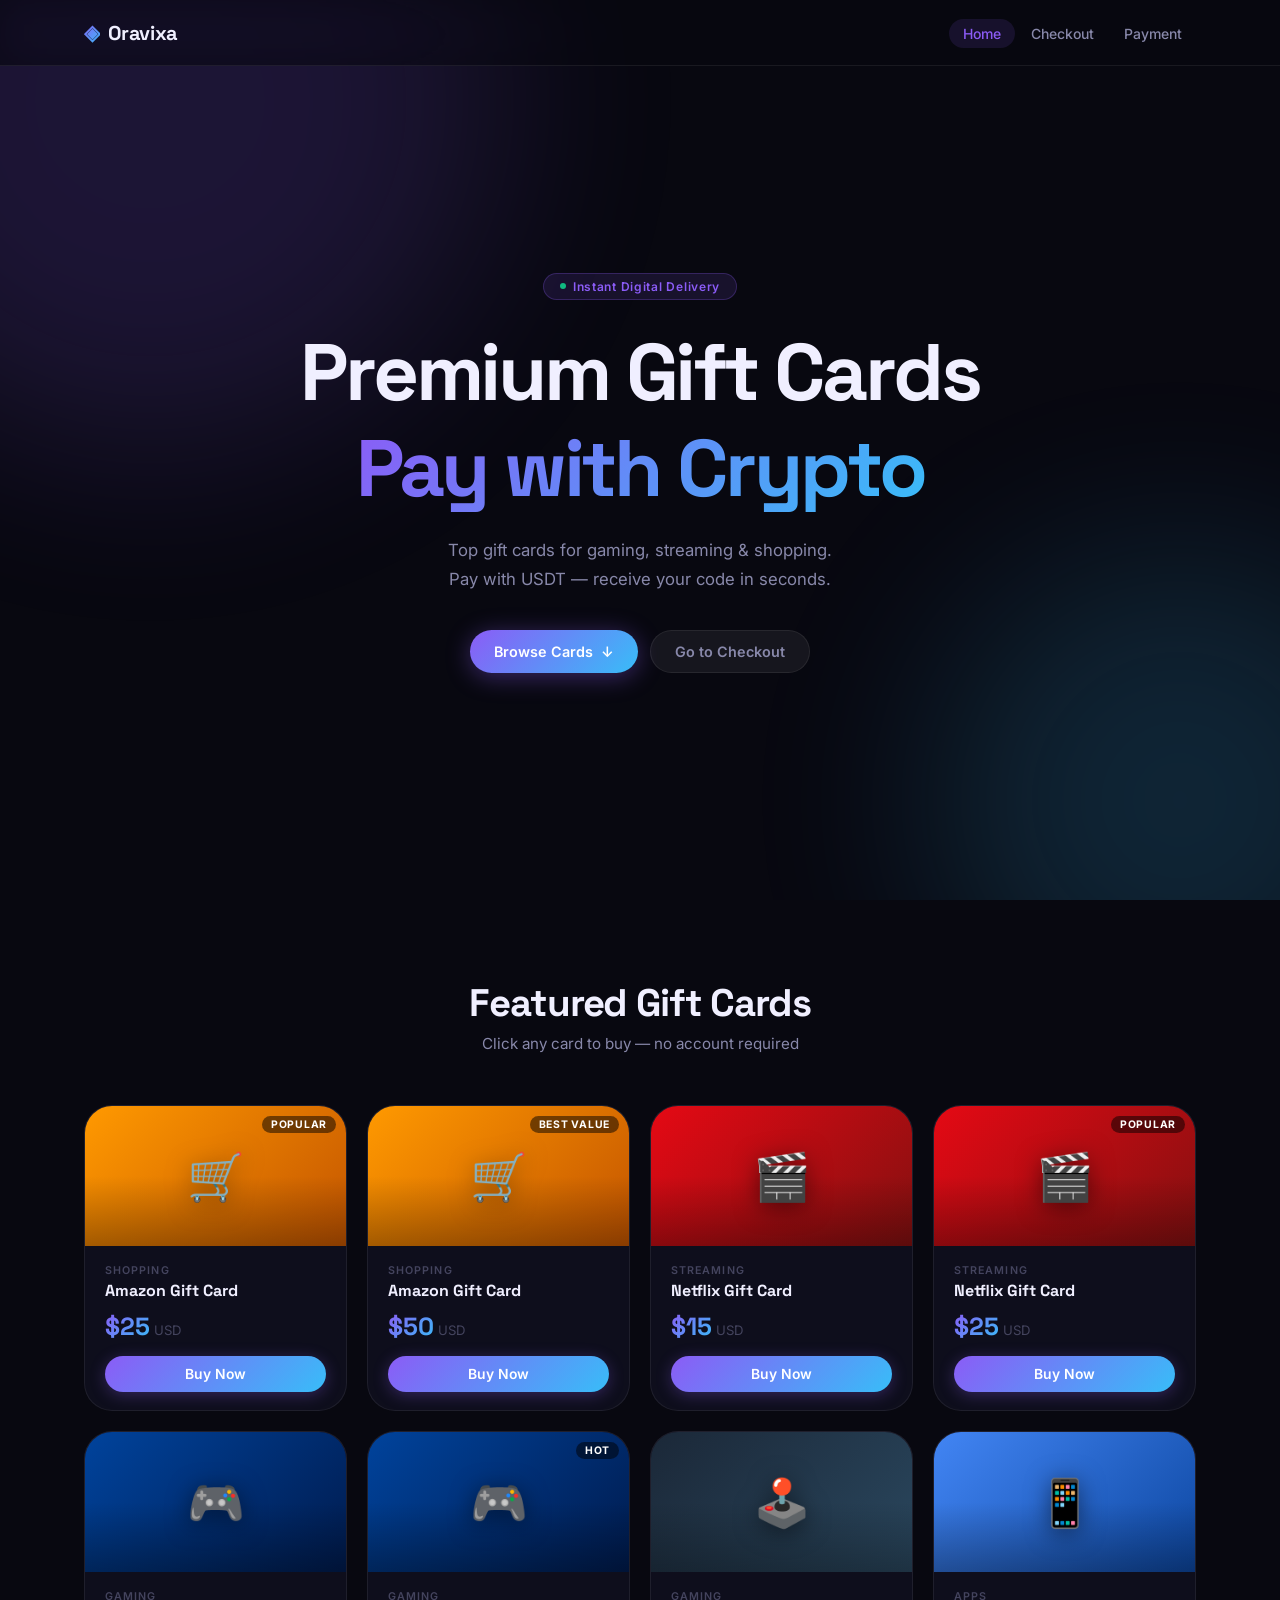
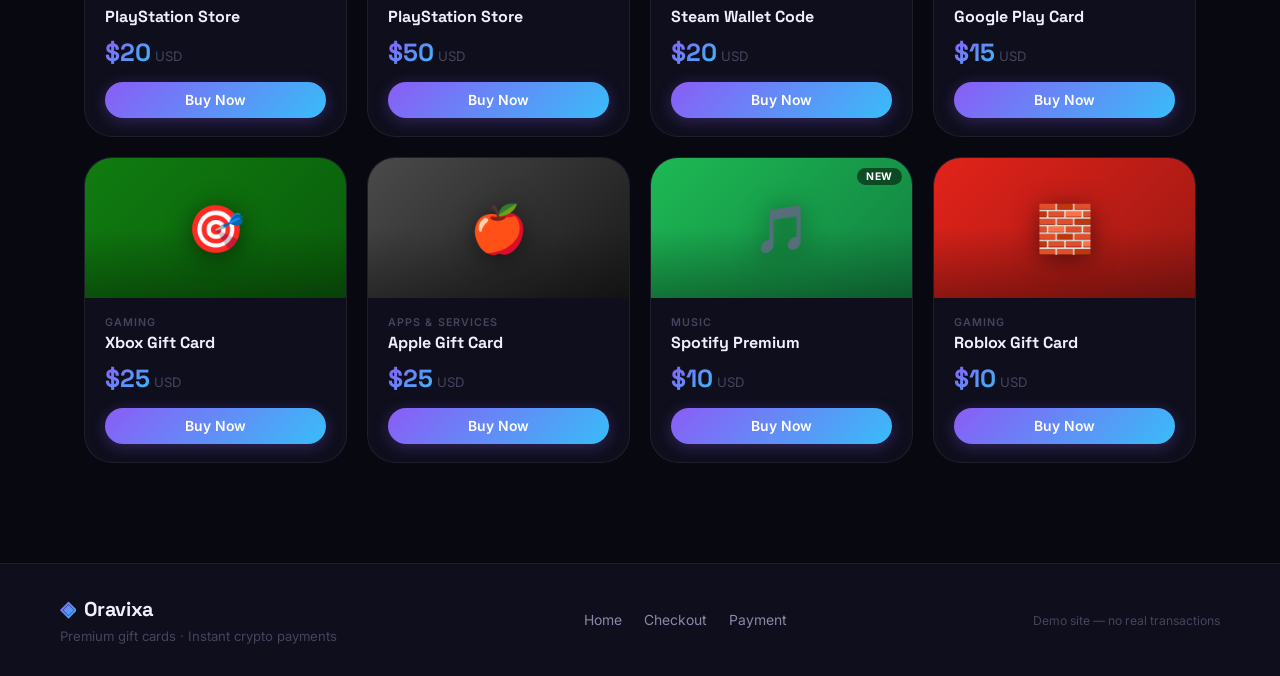
<file: index.html>
<!DOCTYPE html>
<html lang="en">
<head>
  <meta charset="UTF-8">
  <meta name="viewport" content="width=device-width, initial-scale=1.0">
  <meta name="description" content="Oravixa — Premium digital gift cards paid with USDT. Instant delivery.">
  <title>Oravixa — Premium Gift Cards</title>
  <link rel="stylesheet" href="style.css">
</head>
<body>

  <!-- Navbar -->
  <nav class="nav" id="nav">
    <div class="nav__inner">
      <a href="index.html" class="nav__logo">
        <span class="nav__gem">◈</span>Oravixa
      </a>
      <ul class="nav__links" id="navLinks">
        <li><a href="index.html"    class="nav__link active">Home</a></li>
        <li><a href="checkout.html" class="nav__link">Checkout</a></li>
        <li><a href="payment.html"  class="nav__link">Payment</a></li>
      </ul>
      <button class="nav__ham" id="ham" aria-label="Menu">
        <span></span><span></span><span></span>
      </button>
    </div>
  </nav>

  <main>

    <!-- Hero -->
    <section class="hero">
      <div class="hero__orbs">
        <div class="orb orb--a"></div>
        <div class="orb orb--b"></div>
      </div>

      <div class="hero__body">
        <div class="hero__pill">
          <span class="hero__dot"></span>
          Instant Digital Delivery
        </div>

        <h1 class="hero__h1">
          Premium Gift Cards<br>
          <span class="g">Pay with Crypto</span>
        </h1>

        <p class="hero__sub">
          Top gift cards for gaming, streaming &amp; shopping.<br>
          Pay with USDT — receive your code in seconds.
        </p>

        <div class="hero__cta">
          <a href="#products" class="btn btn--primary">
            Browse Cards <span class="arr">↓</span>
          </a>
          <a href="checkout.html" class="btn btn--ghost">Go to Checkout</a>
        </div>
      </div>
    </section>

    <!-- Products -->
    <section class="products" id="products">
      <div class="wrap">
        <div class="section__head">
          <h2 class="section__title">Featured Gift Cards</h2>
          <p class="section__sub">Click any card to buy — no account required</p>
        </div>
        <div class="grid" id="grid"></div>
      </div>
    </section>

  </main>

  <!-- Footer -->
  <footer class="footer">
    <div class="footer__inner">
      <div class="footer__brand">
        <a href="index.html" class="nav__logo">
          <span class="nav__gem">◈</span>Oravixa
        </a>
        <p>Premium gift cards · Instant crypto payments</p>
      </div>
      <div class="footer__links">
        <a href="index.html">Home</a>
        <a href="checkout.html">Checkout</a>
        <a href="payment.html">Payment</a>
      </div>
      <p class="footer__note">Demo site — no real transactions</p>
    </div>
  </footer>

  <script src="script.js"></script>
</body>
</html>
</file>
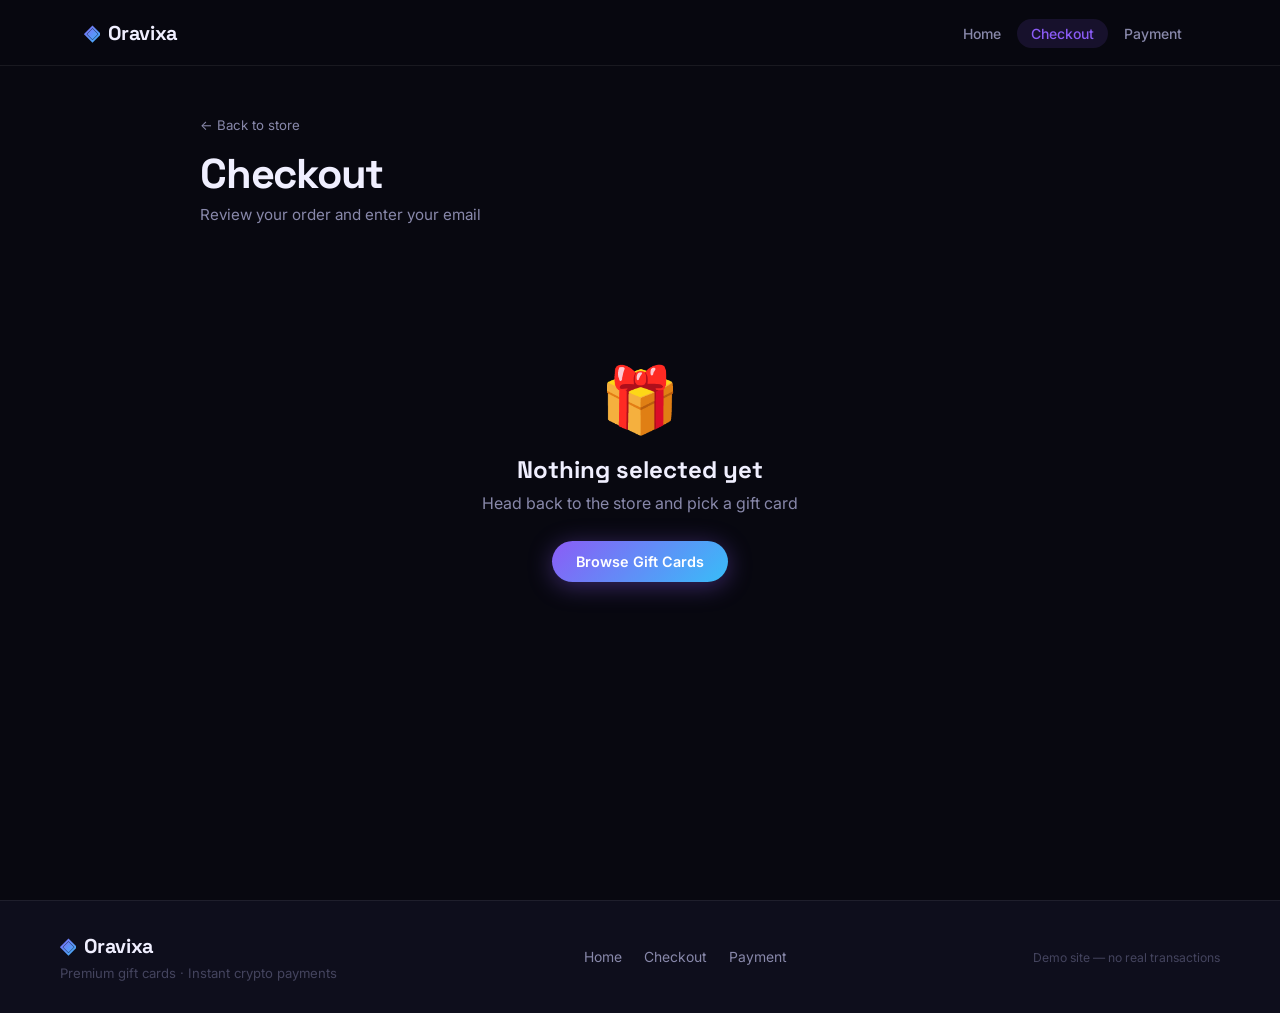
<file: checkout.html>
<!DOCTYPE html>
<html lang="en">
<head>
  <meta charset="UTF-8">
  <meta name="viewport" content="width=device-width, initial-scale=1.0">
  <title>Oravixa — Checkout</title>
  <link rel="stylesheet" href="style.css">
</head>
<body>

  <!-- Navbar -->
  <nav class="nav" id="nav">
    <div class="nav__inner">
      <a href="index.html" class="nav__logo">
        <span class="nav__gem">◈</span>Oravixa
      </a>
      <ul class="nav__links" id="navLinks">
        <li><a href="index.html"    class="nav__link">Home</a></li>
        <li><a href="checkout.html" class="nav__link active">Checkout</a></li>
        <li><a href="payment.html"  class="nav__link">Payment</a></li>
      </ul>
      <button class="nav__ham" id="ham" aria-label="Menu">
        <span></span><span></span><span></span>
      </button>
    </div>
  </nav>

  <main class="page">
    <div class="page__box">

      <a href="index.html" class="back">← Back to store</a>
      <h1 class="page__title">Checkout</h1>
      <p class="page__sub">Review your order and enter your email</p>

      <!-- Two-column layout — hidden if no product -->
      <div class="co__grid" id="coGrid">

        <!-- Order summary (populated by JS) -->
        <div class="panel" id="summary"></div>

        <!-- Form -->
        <div class="panel">
          <p class="panel__h">Your Details</p>
          <form id="form" novalidate>
            <div class="fg">
              <label for="email">Email Address</label>
              <input
                type="email" id="email" name="email"
                placeholder="you@example.com"
                required autocomplete="email"
              >
              <span class="ferr" id="emailErr"></span>
            </div>
            <button type="submit" class="btn btn--primary btn--full btn--lg">
              Proceed to Payment <span class="arr">→</span>
            </button>
          </form>
          <p class="fnote">Your gift card code will be sent to this address</p>
        </div>

      </div>

      <!-- Empty state -->
      <div class="empty" id="empty" style="display:none">
        <div class="empty__ico">🎁</div>
        <h3>Nothing selected yet</h3>
        <p>Head back to the store and pick a gift card</p>
        <a href="index.html" class="btn btn--primary">Browse Gift Cards</a>
      </div>

    </div>
  </main>

  <!-- Footer -->
  <footer class="footer">
    <div class="footer__inner">
      <div class="footer__brand">
        <a href="index.html" class="nav__logo">
          <span class="nav__gem">◈</span>Oravixa
        </a>
        <p>Premium gift cards · Instant crypto payments</p>
      </div>
      <div class="footer__links">
        <a href="index.html">Home</a>
        <a href="checkout.html">Checkout</a>
        <a href="payment.html">Payment</a>
      </div>
      <p class="footer__note">Demo site — no real transactions</p>
    </div>
  </footer>

  <script src="script.js"></script>
</body>
</html>
</file>
<file: style.css>
/* ================================================================
   ORAVIXA  ·  style.css
   ================================================================ */

@import url('https://fonts.googleapis.com/css2?family=Inter:wght@400;500;600&family=Space+Grotesk:wght@600;700&display=swap');

/* ── Variables ───────────────────────────────────────────────── */
:root {
  --bg:       #080810;
  --surface:  #0e0e1c;
  --surface2: #131328;
  --border:   rgba(255,255,255,.07);
  --border-h: rgba(139,92,246,.45);

  --p1: #8B5CF6;
  --p2: #38BDF8;
  --grad: linear-gradient(135deg, var(--p1), var(--p2));
  --grad-soft: linear-gradient(135deg, rgba(139,92,246,.13), rgba(56,189,248,.13));

  --txt:  #f0efff;
  --txt2: #8888aa;
  --txt3: #44445e;

  --green: #10b981;
  --red:   #f43f5e;
  --warn:  #f59e0b;

  --r:  12px;
  --r2: 20px;
  --r3: 28px;
  --pill: 999px;

  --nav: 66px;
  --ease: cubic-bezier(.4,0,.2,1);
}

/* ── Reset ───────────────────────────────────────────────────── */
*, *::before, *::after { box-sizing: border-box; margin: 0; padding: 0; }
html { scroll-behavior: smooth; }
body {
  font-family: 'Inter', system-ui, sans-serif;
  background: var(--bg);
  color: var(--txt);
  min-height: 100vh;
  overflow-x: hidden;
  -webkit-font-smoothing: antialiased;
  animation: pageIn .3s var(--ease) both;
}
img { display: block; max-width: 100%; }
a { text-decoration: none; color: inherit; }
ul { list-style: none; }
button { font-family: inherit; cursor: pointer; border: none; background: none; }
h1,h2,h3 { font-family: 'Space Grotesk', sans-serif; font-weight: 700; line-height: 1.2; }

.wrap { max-width: 1160px; margin: 0 auto; padding: 0 24px; }

/* ── Navbar ──────────────────────────────────────────────────── */
.nav {
  position: fixed; inset: 0 0 auto;
  height: var(--nav);
  z-index: 100;
  background: rgba(8,8,16,.7);
  backdrop-filter: blur(20px);
  -webkit-backdrop-filter: blur(20px);
  border-bottom: 1px solid var(--border);
  transition: background .3s var(--ease), box-shadow .3s var(--ease);
}
.nav.scrolled { background: rgba(8,8,16,.95); box-shadow: 0 4px 40px rgba(0,0,0,.5); }

.nav__inner {
  max-width: 1160px; margin: 0 auto; padding: 0 24px;
  height: 100%; display: flex; align-items: center;
}

.nav__logo {
  display: flex; align-items: center; gap: 8px;
  font-family: 'Space Grotesk', sans-serif;
  font-size: 1.25rem; font-weight: 700; letter-spacing: -.02em;
  flex-shrink: 0;
  transition: opacity .2s;
}
.nav__logo:hover { opacity: .8; }
.nav__gem {
  font-size: 1.3rem;
  background: var(--grad);
  -webkit-background-clip: text; -webkit-text-fill-color: transparent;
  background-clip: text;
}

.nav__links {
  display: flex; align-items: center; gap: 2px;
  margin-left: auto;
}
.nav__link {
  padding: 6px 14px; border-radius: var(--pill);
  font-size: .875rem; font-weight: 500; color: var(--txt2);
  transition: color .15s, background .15s;
}
.nav__link:hover  { color: var(--txt); background: rgba(255,255,255,.05); }
.nav__link.active { color: var(--p1); background: rgba(139,92,246,.12); }

/* hamburger */
.nav__ham {
  display: none; flex-direction: column; gap: 5px;
  margin-left: auto; padding: 8px; border-radius: var(--r);
  transition: background .15s;
}
.nav__ham:hover { background: rgba(255,255,255,.05); }
.nav__ham span {
  display: block; width: 20px; height: 2px;
  background: var(--txt2); border-radius: 2px;
  transition: transform .3s var(--ease), opacity .3s;
}
.nav__ham.open span:nth-child(1) { transform: translateY(7px) rotate(45deg); }
.nav__ham.open span:nth-child(2) { opacity: 0; }
.nav__ham.open span:nth-child(3) { transform: translateY(-7px) rotate(-45deg); }

/* ── Hero ────────────────────────────────────────────────────── */
.hero {
  position: relative; overflow: hidden;
  min-height: 100vh;
  display: flex; align-items: center; justify-content: center;
  text-align: center;
  padding: calc(var(--nav) + 60px) 24px 80px;
}

.hero__orbs { position: absolute; inset: 0; pointer-events: none; }
.orb {
  position: absolute; border-radius: 50%;
  filter: blur(100px); opacity: .16;
}
.orb--a { width: 700px; height: 700px; background: var(--p1); top: -250px; left: -200px; animation: drift 10s ease-in-out infinite alternate; }
.orb--b { width: 500px; height: 500px; background: var(--p2); bottom: -150px; right: -150px; animation: drift 13s ease-in-out infinite alternate-reverse; }

@keyframes drift { from { transform: translate(0,0); } to { transform: translate(30px,22px); } }

.hero__body { position: relative; max-width: 680px; }

.hero__pill {
  display: inline-flex; align-items: center; gap: 7px;
  padding: 5px 16px; margin-bottom: 24px;
  background: rgba(139,92,246,.12);
  border: 1px solid rgba(139,92,246,.25);
  border-radius: var(--pill);
  font-size: .75rem; font-weight: 600; letter-spacing: .06em; color: var(--p1);
  animation: up .6s var(--ease) both;
}
.hero__dot {
  width: 6px; height: 6px; border-radius: 50%; background: var(--green);
  animation: pulse 2s ease infinite;
}
@keyframes pulse { 0%,100%{opacity:1;transform:scale(1)} 50%{opacity:.4;transform:scale(1.7)} }

.hero__h1 {
  font-size: clamp(2.6rem, 6.5vw, 5rem);
  letter-spacing: -.04em; margin-bottom: 20px;
  animation: up .6s var(--ease) .1s both;
}
.hero__h1 .g { background: var(--grad); -webkit-background-clip: text; -webkit-text-fill-color: transparent; background-clip: text; }

.hero__sub {
  font-size: 1.05rem; color: var(--txt2); line-height: 1.75;
  margin-bottom: 36px;
  animation: up .6s var(--ease) .2s both;
}

.hero__cta {
  display: flex; gap: 12px; justify-content: center;
  animation: up .6s var(--ease) .3s both;
}

/* ── Buttons ─────────────────────────────────────────────────── */
.btn {
  display: inline-flex; align-items: center; gap: 8px;
  padding: 12px 24px; border-radius: var(--pill);
  font-size: .9rem; font-weight: 600; transition: transform .15s, box-shadow .2s, background .15s;
  cursor: pointer; border: none; white-space: nowrap;
}
.btn--primary {
  background: var(--grad); color: #fff;
  box-shadow: 0 4px 24px rgba(139,92,246,.38);
}
.btn--primary:hover { transform: translateY(-2px); box-shadow: 0 8px 36px rgba(139,92,246,.55); }
.btn--primary:active { transform: none; }
.btn--ghost {
  background: rgba(255,255,255,.06); color: var(--txt2);
  border: 1px solid var(--border);
}
.btn--ghost:hover { background: rgba(255,255,255,.1); color: var(--txt); }
.btn--full { width: 100%; justify-content: center; }
.btn--lg   { padding: 15px 28px; font-size: .95rem; }
.arr { transition: transform .15s; }
.btn--primary:hover .arr { transform: translateX(4px); }

/* ── Products ────────────────────────────────────────────────── */
.products { padding: 80px 0 100px; }

.section__head { text-align: center; margin-bottom: 52px; }
.section__title { font-size: clamp(1.7rem,4vw,2.4rem); letter-spacing: -.03em; margin-bottom: 8px; }
.section__sub   { font-size: .95rem; color: var(--txt2); }

.grid {
  display: grid;
  grid-template-columns: repeat(auto-fill, minmax(245px, 1fr));
  gap: 20px;
}

/* ── Card ────────────────────────────────────────────────────── */
.card {
  background: var(--surface);
  border: 1px solid var(--border);
  border-radius: var(--r3);
  overflow: hidden;
  cursor: pointer;
  position: relative;
  transform-style: preserve-3d;
  will-change: transform;
  transition: border-color .3s, box-shadow .3s;
}
.card::before {
  content: ''; position: absolute; inset: 0;
  border-radius: var(--r3);
  background: var(--grad-soft);
  opacity: 0; pointer-events: none;
  transition: opacity .3s;
}
.card:hover { border-color: var(--border-h); box-shadow: 0 20px 60px rgba(0,0,0,.6), 0 0 28px rgba(139,92,246,.18); }
.card:hover::before { opacity: 1; }

.card__vis {
  height: 140px; position: relative;
  display: flex; align-items: center; justify-content: center;
  overflow: hidden;
}
.card__vis::after {
  content: ''; position: absolute; inset: 0;
  background: linear-gradient(to bottom, rgba(0,0,0,0) 50%, rgba(0,0,0,.3));
}
.card__emoji {
  font-size: 2.9rem; position: relative; z-index: 1;
  filter: drop-shadow(0 4px 12px rgba(0,0,0,.5));
  transition: transform .3s var(--ease);
}
.card:hover .card__emoji { transform: scale(1.14) translateY(-3px); }

.card__tag {
  position: absolute; top: 10px; right: 10px; z-index: 2;
  padding: 2px 9px;
  background: rgba(0,0,0,.5); backdrop-filter: blur(6px);
  border-radius: var(--pill);
  font-size: .65rem; font-weight: 700; letter-spacing: .07em;
  color: #fff; text-transform: uppercase;
}

.card__body { padding: 18px 20px; position: relative; z-index: 1; }
.card__cat  { font-size: .67rem; font-weight: 600; letter-spacing: .1em; text-transform: uppercase; color: var(--txt3); margin-bottom: 3px; }
.card__name { font-family: 'Space Grotesk', sans-serif; font-size: 1rem; font-weight: 700; margin-bottom: 10px; }

.card__price { display: flex; align-items: baseline; gap: 4px; margin-bottom: 14px; }
.price__n {
  font-family: 'Space Grotesk', sans-serif; font-size: 1.55rem; font-weight: 700;
  background: var(--grad); -webkit-background-clip: text; -webkit-text-fill-color: transparent; background-clip: text;
}
.price__u { font-size: .82rem; color: var(--txt3); }

.card__btn {
  width: 100%; padding: 10px;
  background: var(--grad); color: #fff; border-radius: var(--pill);
  font-size: .87rem; font-weight: 600; font-family: inherit;
  box-shadow: 0 3px 16px rgba(139,92,246,.3);
  transition: transform .15s, box-shadow .15s;
}
.card__btn:hover { transform: translateY(-1px); box-shadow: 0 6px 24px rgba(139,92,246,.45); }

/* ── Page shell (checkout / payment) ────────────────────────── */
.page {
  min-height: 100vh;
  padding: calc(var(--nav) + 48px) 24px 96px;
}
.page__box  { max-width: 880px; margin: 0 auto; }
.page__boxsm{ max-width: 500px; margin: 0 auto; }

.back {
  display: inline-flex; align-items: center; gap: 5px;
  font-size: .83rem; color: var(--txt2); margin-bottom: 16px;
  transition: color .15s;
}
.back:hover { color: var(--p1); }

.page__title { font-size: clamp(1.9rem,4vw,2.6rem); letter-spacing: -.03em; margin-bottom: 6px; }
.page__sub   { font-size: .95rem; color: var(--txt2); margin-bottom: 40px; }

/* ── Checkout ────────────────────────────────────────────────── */
.co__grid { display: grid; grid-template-columns: 1fr 1fr; gap: 20px; align-items: start; }

.panel {
  background: var(--surface); border: 1px solid var(--border);
  border-radius: var(--r3); padding: 30px;
}
.panel__h { font-size: .93rem; font-weight: 600; color: var(--txt2); margin-bottom: 22px; }

.sum__vis {
  height: 112px; border-radius: var(--r2);
  display: flex; align-items: center; justify-content: center;
  font-size: 3rem; margin-bottom: 18px;
}
.sum__name { font-family:'Space Grotesk',sans-serif; font-size:1.2rem; font-weight:700; margin-bottom:3px; }
.sum__cat  { font-size:.83rem; color:var(--txt3); margin-bottom:20px; }
.sum__div  { height:1px; background:var(--border); margin-bottom:20px; }
.sum__row  { display:flex; justify-content:space-between; align-items:center; }
.sum__lbl  { font-size:.87rem; color:var(--txt2); }
.sum__val  {
  font-family:'Space Grotesk',sans-serif; font-size:1.5rem; font-weight:700;
  background:var(--grad); -webkit-background-clip:text; -webkit-text-fill-color:transparent; background-clip:text;
}

/* form */
.fg { margin-bottom: 18px; }
.fg label { display:block; font-size:.83rem; font-weight:500; color:var(--txt2); margin-bottom:7px; }
.fg input {
  width:100%; padding:13px 15px;
  background:rgba(255,255,255,.04); border:1px solid var(--border);
  border-radius:var(--r); color:var(--txt); font-family:inherit; font-size:.93rem;
  outline:none; transition:border-color .15s, box-shadow .15s, background .15s;
}
.fg input:focus { border-color:var(--p1); box-shadow:0 0 0 3px rgba(139,92,246,.14); background:var(--surface); }
.fg input::placeholder { color:var(--txt3); }
.fg input.err { border-color:var(--red); }
.ferr { font-size:.76rem; color:var(--red); margin-top:5px; min-height:16px; display:block; }
.fnote { font-size:.76rem; color:var(--txt3); text-align:center; margin-top:12px; }

/* empty */
.empty { text-align:center; padding:96px 0; animation: up .5s var(--ease) both; }
.empty__ico { font-size:4rem; margin-bottom:18px; }
.empty h3   { font-size:1.5rem; margin-bottom:8px; }
.empty p    { color:var(--txt2); margin-bottom:28px; }

/* ── Payment ─────────────────────────────────────────────────── */
.pay__card { background:var(--surface); border:1px solid var(--border); border-radius:var(--r3); overflow:hidden; }

.pay__top {
  padding:24px 28px; background:var(--surface2); border-bottom:1px solid var(--border);
  display:flex; align-items:center; gap:16px;
}
.pay__ico { width:50px; height:50px; flex-shrink:0; border-radius:var(--r); display:flex; align-items:center; justify-content:center; font-size:1.65rem; }
.pay__inf { flex:1; }
.pay__name  { font-family:'Space Grotesk',sans-serif; font-size:1rem; font-weight:700; margin-bottom:2px; }
.pay__email { font-size:.82rem; color:var(--txt2); }
.pay__price {
  font-family:'Space Grotesk',sans-serif; font-size:1.4rem; font-weight:700;
  background:var(--grad); -webkit-background-clip:text; -webkit-text-fill-color:transparent; background-clip:text;
}

.pay__body { padding:28px; display:flex; flex-direction:column; gap:22px; }

.tags { display:flex; gap:8px; }
.tag {
  padding:3px 12px; border-radius:var(--pill);
  font-size:.71rem; font-weight:700; letter-spacing:.05em;
}
.tag--purple { background:rgba(139,92,246,.14); color:var(--p1); border:1px solid rgba(139,92,246,.24); }
.tag--amber  { background:rgba(245,158,11,.1);  color:var(--warn); border:1px solid rgba(245,158,11,.2); }

.qr__wrap { display:flex; flex-direction:column; align-items:center; gap:10px; }
.qr__img  {
  width:184px; height:184px; border-radius:var(--r);
  border:2px solid var(--border); padding:8px; background:#fff;
  transition:box-shadow .3s;
}
.qr__img:hover { box-shadow:0 0 28px rgba(139,92,246,.3); }
.qr__lbl { font-size:.76rem; color:var(--txt3); }

.flabel { display:block; font-size:.71rem; font-weight:600; text-transform:uppercase; letter-spacing:.09em; color:var(--txt3); margin-bottom:7px; }

.addr__box { display:flex; align-items:center; gap:8px; padding:12px 14px; background:var(--bg); border:1px solid var(--border); border-radius:var(--r); }
.addr__txt { flex:1; font-family:'Courier New',monospace; font-size:.77rem; color:var(--txt); word-break:break-all; }
.copy__btn {
  flex-shrink:0; padding:6px; border-radius:8px;
  background:var(--surface2); border:1px solid var(--border); color:var(--txt2);
  display:flex; align-items:center; transition:all .15s;
}
.copy__btn:hover  { background:rgba(139,92,246,.14); color:var(--p1); border-color:rgba(139,92,246,.3); }
.copy__btn.copied { color:var(--green); border-color:var(--green); background:rgba(16,185,129,.1); }

.amt__box { display:flex; align-items:baseline; gap:10px; padding:16px 18px; background:var(--bg); border:1px solid rgba(139,92,246,.2); border-radius:var(--r); }
.amt__n {
  font-family:'Space Grotesk',sans-serif; font-size:2rem; font-weight:700;
  background:var(--grad); -webkit-background-clip:text; -webkit-text-fill-color:transparent; background-clip:text;
}
.amt__u { font-size:.93rem; font-weight:600; color:var(--txt2); }

.notice {
  display:flex; align-items:flex-start; gap:9px; padding:12px 14px;
  background:rgba(56,189,248,.06); border:1px solid rgba(56,189,248,.14); border-radius:var(--r);
  font-size:.84rem; color:var(--txt2); line-height:1.55;
}
.notice svg { flex-shrink:0; margin-top:1px; color:var(--p2); }

/* ── Success ─────────────────────────────────────────────────── */
.success { text-align:center; padding:56px 24px; animation:up .5s var(--ease) both; }
.success__ring { width:88px; height:88px; margin:0 auto 28px; }
.ring__bg    { stroke:rgba(16,185,129,.2); stroke-width:2; }
.ring__check {
  stroke:var(--green); stroke-width:3;
  stroke-linecap:round; stroke-linejoin:round;
  stroke-dasharray:48; stroke-dashoffset:48;
  animation:draw .55s var(--ease) .3s forwards;
}
@keyframes draw { to { stroke-dashoffset:0; } }

.success__title { font-size:2.1rem; letter-spacing:-.03em; margin-bottom:12px; }
.success__msg   { font-size:1.02rem; color:var(--txt2); line-height:1.7; margin-bottom:28px; }
.success__box   {
  background:var(--surface); border:1px solid var(--border); border-radius:var(--r2);
  padding:18px; margin-bottom:28px;
  font-size:.88rem; color:var(--txt2); line-height:1.7;
}

/* ── Footer ──────────────────────────────────────────────────── */
.footer { border-top:1px solid var(--border); background:var(--surface); padding:32px 24px; }
.footer__inner {
  max-width:1160px; margin:0 auto;
  display:flex; align-items:center; justify-content:space-between;
  gap:20px; flex-wrap:wrap;
}
.footer__brand { display:flex; flex-direction:column; gap:6px; }
.footer__brand p { font-size:.82rem; color:var(--txt3); }
.footer__links { display:flex; gap:22px; }
.footer__links a { font-size:.87rem; color:var(--txt2); transition:color .15s; }
.footer__links a:hover { color:var(--p1); }
.footer__note { font-size:.76rem; color:var(--txt3); }

/* ── Animations ──────────────────────────────────────────────── */
@keyframes pageIn { from{opacity:0} to{opacity:1} }
@keyframes up     { from{opacity:0;transform:translateY(18px)} to{opacity:1;transform:none} }

/* ── Responsive ──────────────────────────────────────────────── */
@media(max-width:768px) {
  .nav__ham   { display:flex; }
  .nav__links {
    position:fixed; top:var(--nav); left:0; right:0;
    background:rgba(8,8,16,.97); backdrop-filter:blur(20px);
    flex-direction:column; padding:14px;
    border-bottom:1px solid var(--border);
    transform:translateY(-110%);
    transition:transform .3s var(--ease);
    margin-left:0;
  }
  .nav__links.open { transform:translateY(0); }
  .nav__link { padding:11px 15px; border-radius:var(--r); width:100%; }

  .hero { padding-bottom:64px; }
  .hero__cta { flex-direction:column; align-items:stretch; }

  .co__grid { grid-template-columns:1fr; }
  .footer__inner { flex-direction:column; align-items:flex-start; }
}

@media(max-width:500px) {
  .grid { grid-template-columns:1fr 1fr; gap:14px; }
  .page { padding-left:16px; padding-right:16px; }
  .panel { padding:20px; }
  .pay__body  { padding:20px; }
  .pay__top   { padding:18px 20px; }
}

@media(max-width:380px) {
  .grid { grid-template-columns:1fr; }
}
</file>
